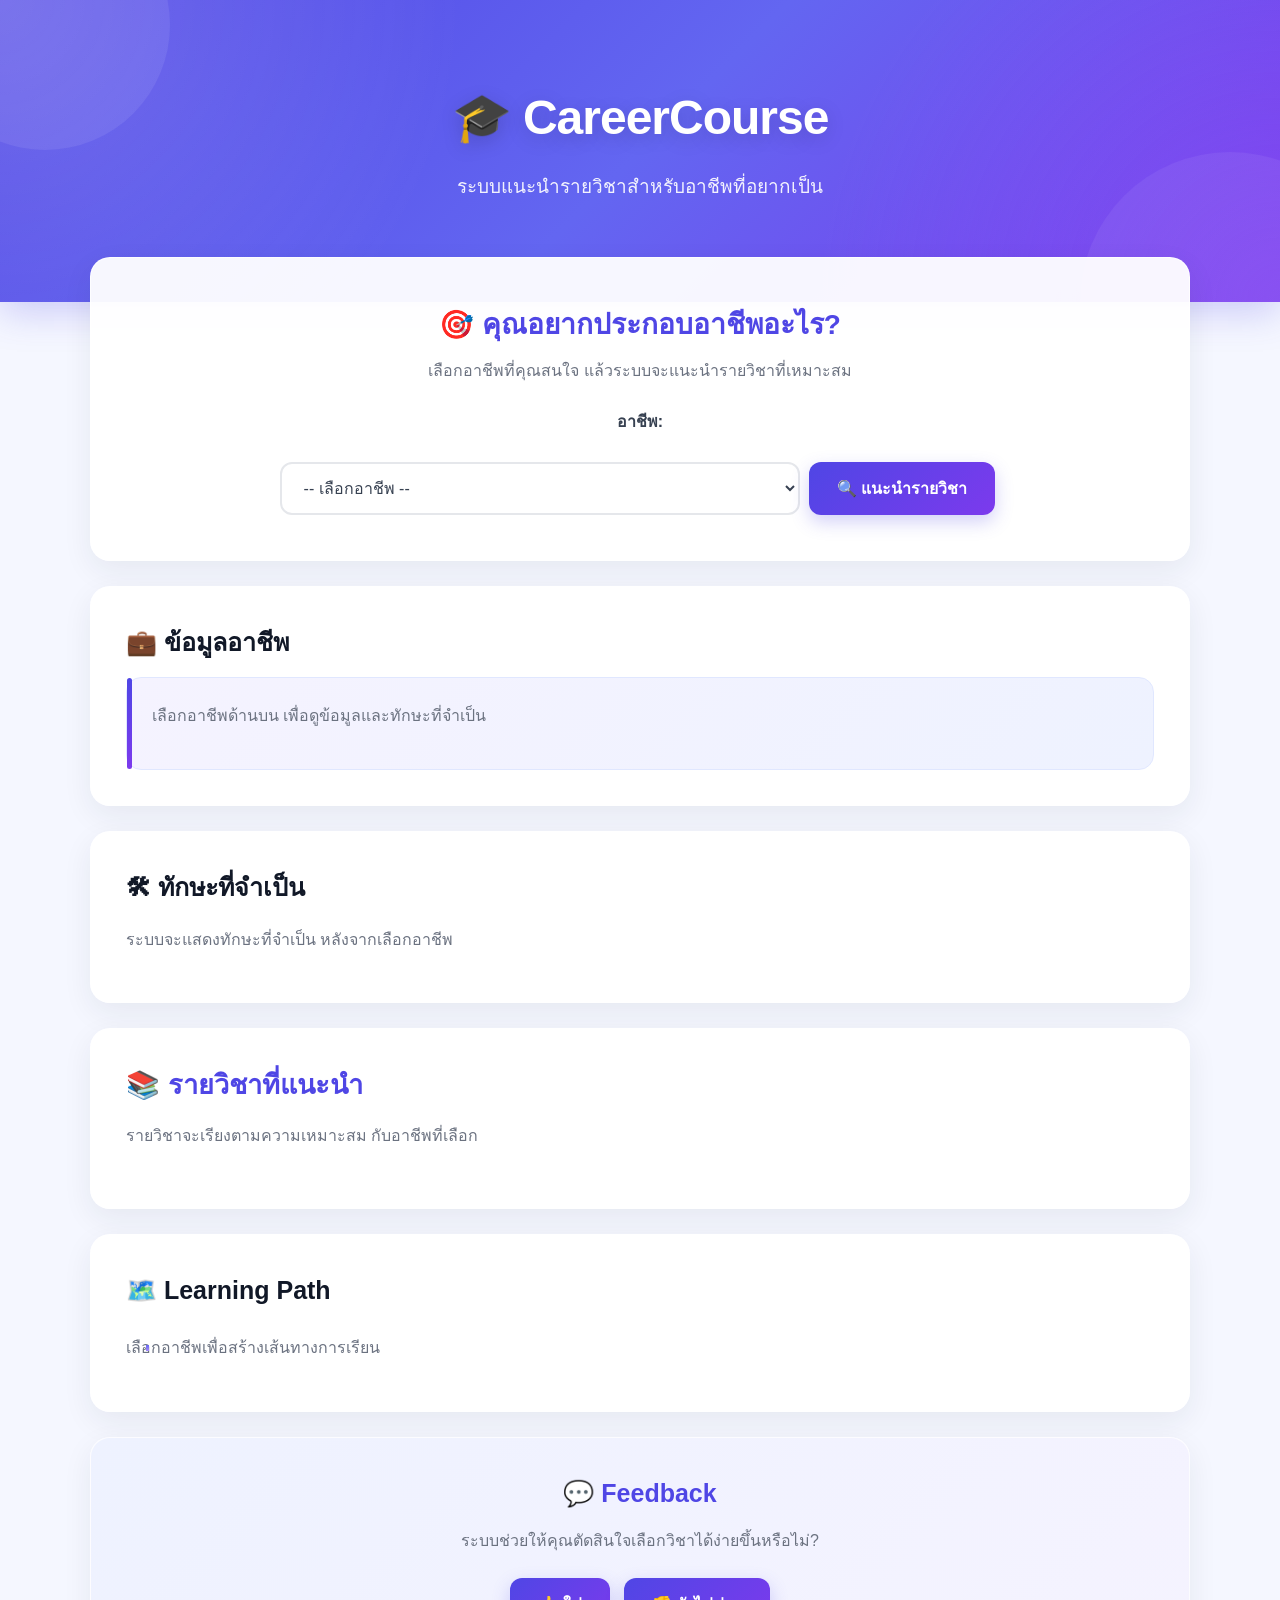
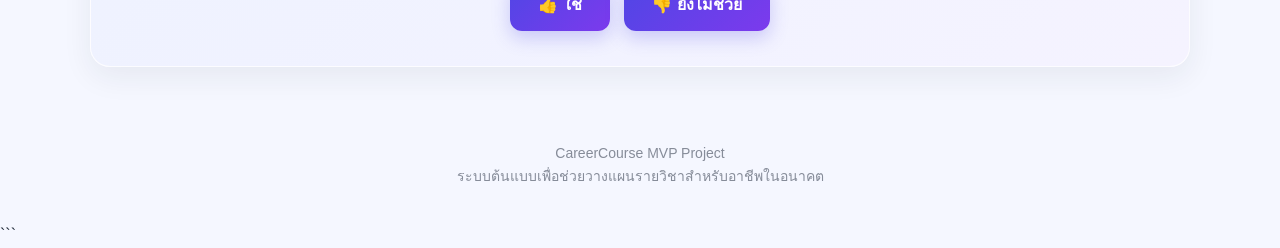
<file: index.html>
<!DOCTYPE html>
<html lang="th">

<head>
    <meta charset="UTF-8">
    <meta name="viewport" content="width=device-width, initial-scale=1.0">

    <title>CareerCourse</title>

    <link rel="stylesheet" href="style.css">
</head>

<body>

    <!-- Header -->
    <header>
        <h1>🎓 CareerCourse</h1>
        <p>ระบบแนะนำรายวิชาสำหรับอาชีพที่อยากเป็น</p>
    </header>


    <!-- Main -->
    <main>

        <!-- เลือกอาชีพ -->
        <section id="career-selection">

            <h2>🎯 คุณอยากประกอบอาชีพอะไร?</h2>

            <p>
                เลือกอาชีพที่คุณสนใจ
                แล้วระบบจะแนะนำรายวิชาที่เหมาะสม
            </p>

            <form id="career-form">

                <label for="career">
                    อาชีพ:
                </label>

                <select id="career" name="career">

                    <option value="">
                        -- เลือกอาชีพ --
                    </option>

                    <option value="software-engineer">
                        Software Engineer
                    </option>

                    <option value="data-scientist">
                        Data Scientist
                    </option>

                    <option value="graphic-designer">
                        Graphic Designer
                    </option>

                    <option value="digital-marketer">
                        Digital Marketer
                    </option>

                </select>

                <button type="button" onclick="recommendCourses()">
                    🔍 แนะนำรายวิชา
                </button>

            </form>

        </section>


        <!-- ข้อมูลอาชีพ -->
        <section id="career-info">

            <h2>💼 ข้อมูลอาชีพ</h2>

            <div id="career-description">

                <p>
                    เลือกอาชีพด้านบน
                    เพื่อดูข้อมูลและทักษะที่จำเป็น
                </p>

            </div>

        </section>


        <!-- ทักษะที่ต้องการ -->
        <section id="career-skills">

            <h2>🛠 ทักษะที่จำเป็น</h2>

            <div id="skill-list">

                <p>
                    ระบบจะแสดงทักษะที่จำเป็น
                    หลังจากเลือกอาชีพ
                </p>

            </div>

        </section>


        <!-- รายวิชาที่แนะนำ -->
        <section id="course-recommendations">

            <h2>📚 รายวิชาที่แนะนำ</h2>

            <p>
                รายวิชาจะเรียงตามความเหมาะสม
                กับอาชีพที่เลือก
            </p>

            <div id="course-list">

                <!-- JavaScript จะแสดงรายวิชาตรงนี้ -->

            </div>

        </section>


        <!-- Learning Path -->
        <section id="learning-path">

            <h2>🗺️ Learning Path</h2>

            <div id="path-list">

                <p>
                    เลือกอาชีพเพื่อสร้างเส้นทางการเรียน
                </p>

            </div>

        </section>


        <!-- Feedback -->
        <section id="feedback">

            <h2>💬 Feedback</h2>

            <p>
                ระบบช่วยให้คุณตัดสินใจเลือกวิชาได้ง่ายขึ้นหรือไม่?
            </p>

            <button type="button">
                👍 ใช่
            </button>

            <button type="button">
                👎 ยังไม่ช่วย
            </button>

        </section>

    </main>


    <!-- Footer -->
    <footer>

        <p>
            CareerCourse MVP Project
        </p>

        <p>
            ระบบต้นแบบเพื่อช่วยวางแผนรายวิชาสำหรับอาชีพในอนาคต
        </p>

    </footer>


    <!-- JavaScript -->
    <script src="script.js"></script>

</body>

</html>
```
</file>
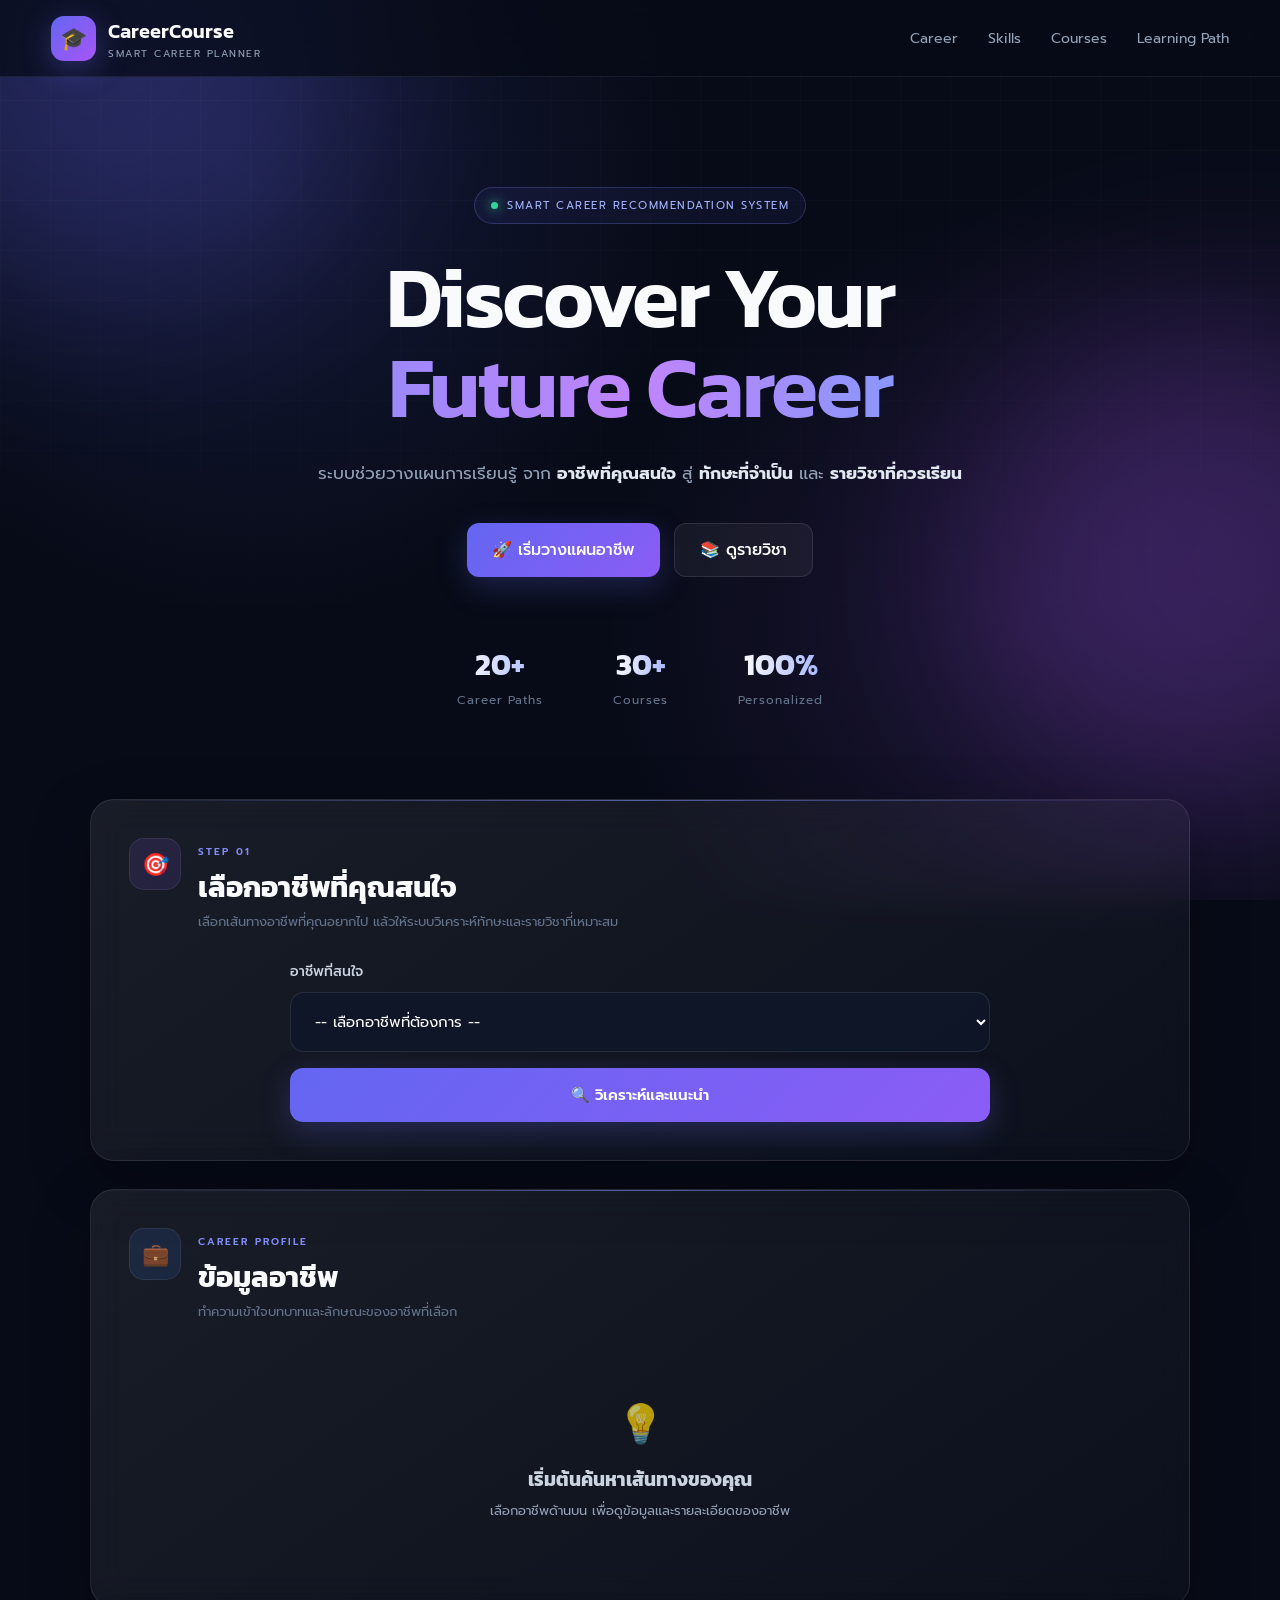
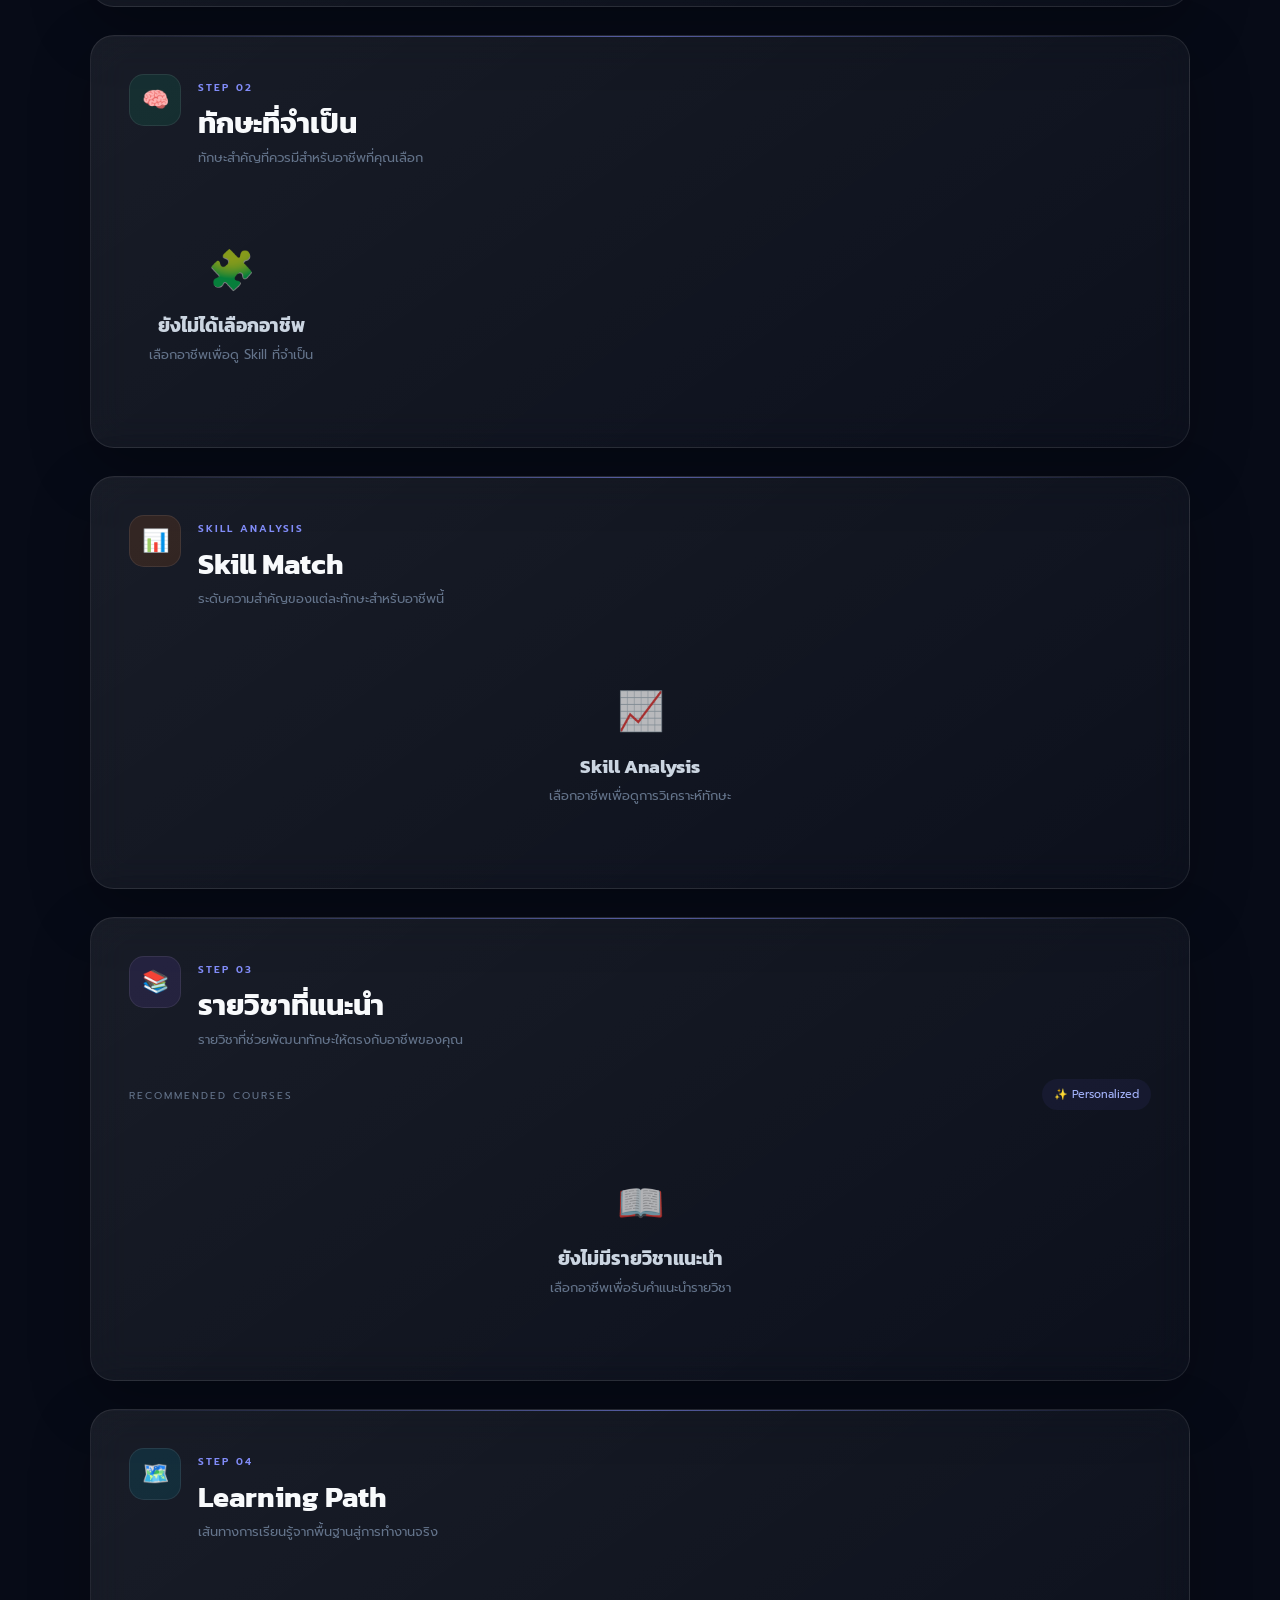
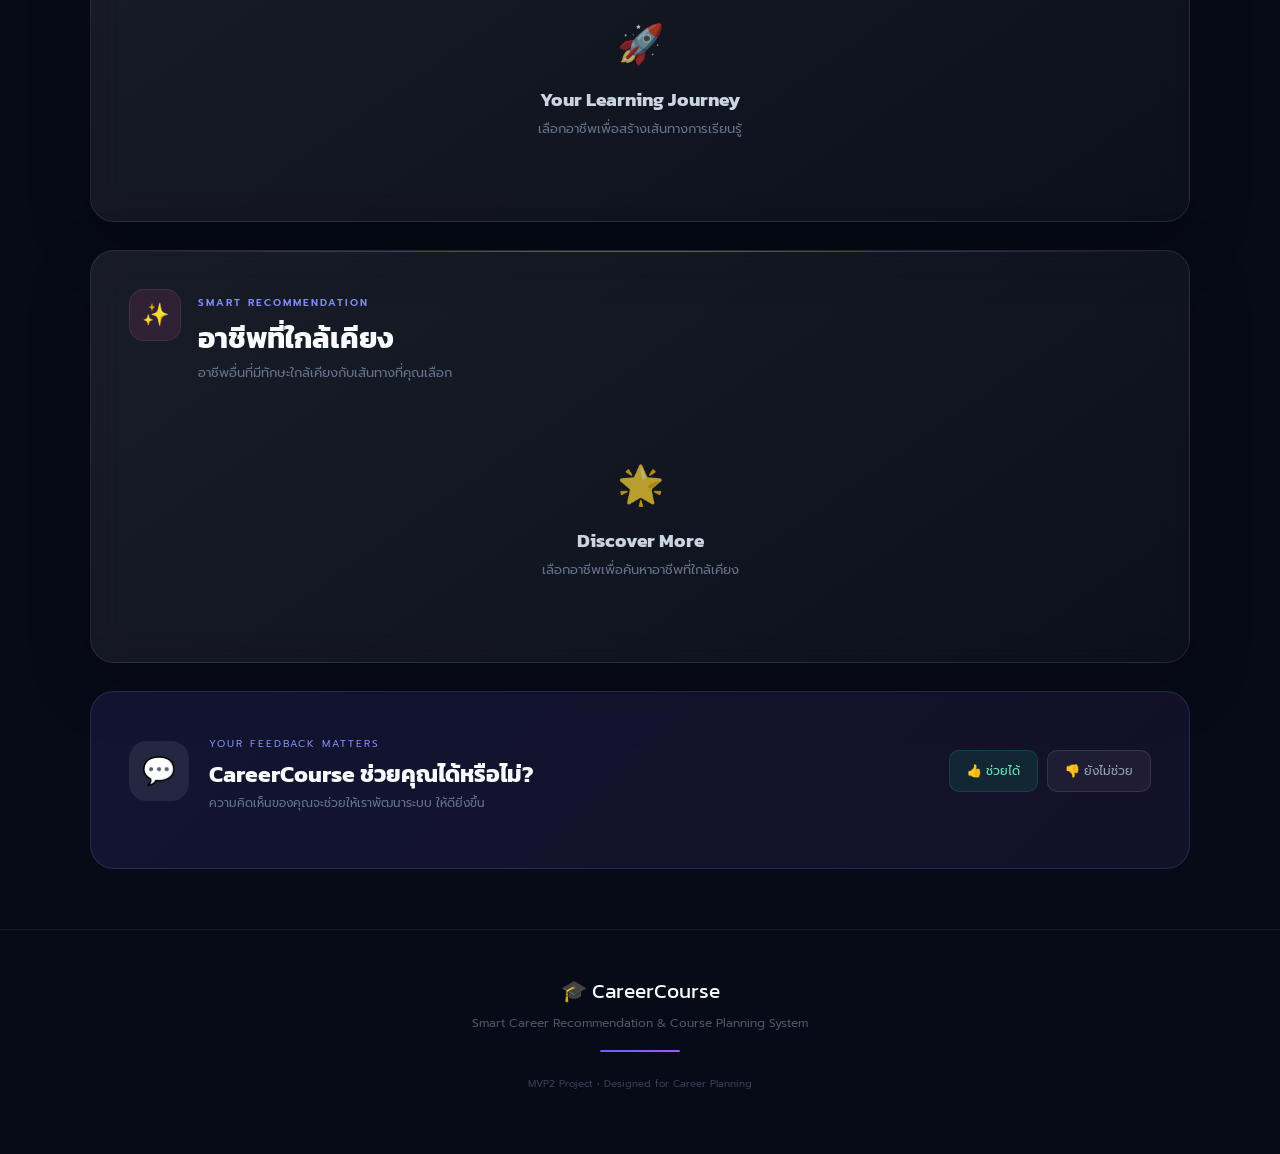
<file: MVP/index.html>
<!DOCTYPE html>
<html lang="th">

<head>
    <meta charset="UTF-8">
    <meta name="viewport" content="width=device-width, initial-scale=1.0">

    <title>CareerCourse | Smart Career Planner</title>

    <link rel="preconnect" href="https://fonts.googleapis.com">
    <link rel="preconnect" href="https://fonts.gstatic.com" crossorigin>

    <link
        href="https://fonts.googleapis.com/css2?family=Kanit:wght@300;400;500;600;700&family=Prompt:wght@300;400;500;600;700&display=swap"
        rel="stylesheet">

    <link rel="stylesheet" href="style.css">
</head>

<body>

    <!-- ==========================================
         BACKGROUND EFFECT
    =========================================== -->

    <div class="background">
        <div class="glow glow-1"></div>
        <div class="glow glow-2"></div>
        <div class="grid-bg"></div>
    </div>


    <!-- ==========================================
         NAVBAR
    =========================================== -->

    <nav class="navbar">

        <div class="nav-container">

            <div class="logo">
                <div class="logo-icon">🎓</div>

                <div>
                    <div class="logo-title">CareerCourse</div>
                    <div class="logo-subtitle">Smart Career Planner</div>
                </div>
            </div>

            <div class="nav-links">
                <a href="#career-selection">Career</a>
                <a href="#career-skills">Skills</a>
                <a href="#course-recommendations">Courses</a>
                <a href="#learning-path">Learning Path</a>
            </div>

        </div>

    </nav>


    <!-- ==========================================
         HERO
    =========================================== -->

    <header class="hero">

        <div class="hero-container">

            <div class="hero-badge">
                <span class="pulse"></span>
                SMART CAREER RECOMMENDATION SYSTEM
            </div>

            <h1>
                Discover Your
                <span>Future Career</span>
            </h1>

            <p class="hero-description">
                ระบบช่วยวางแผนการเรียนรู้
                จาก <strong>อาชีพที่คุณสนใจ</strong>
                สู่ <strong>ทักษะที่จำเป็น</strong>
                และ <strong>รายวิชาที่ควรเรียน</strong>
            </p>

            <div class="hero-actions">

                <a href="#career-selection" class="hero-button">
                    🚀 เริ่มวางแผนอาชีพ
                </a>

                <a href="#course-recommendations" class="hero-button secondary">
                    📚 ดูรายวิชา
                </a>

            </div>


            <!-- HERO STATS -->

            <div class="hero-stats">

                <div class="stat">
                    <strong>20+</strong>
                    <span>Career Paths</span>
                </div>

                <div class="stat">
                    <strong>30+</strong>
                    <span>Courses</span>
                </div>

                <div class="stat">
                    <strong>100%</strong>
                    <span>Personalized</span>
                </div>

            </div>

        </div>

    </header>

    <main>


        <!-- ==========================================
             CAREER SELECTION
        =========================================== -->

        <section id="career-selection" class="glass-section">

            <div class="section-heading">

                <div class="section-icon purple">
                    🎯
                </div>

                <div>
                    <span class="section-label">STEP 01</span>
                    <h2>เลือกอาชีพที่คุณสนใจ</h2>
                    <p>
                        เลือกเส้นทางอาชีพที่คุณอยากไป
                        แล้วให้ระบบวิเคราะห์ทักษะและรายวิชาที่เหมาะสม
                    </p>
                </div>

            </div>


            <form id="career-form">

                <label for="career">
                    อาชีพที่สนใจ
                </label>

                <div class="select-wrapper">

                    <select id="career" name="career">

                        <option value="">
                            -- เลือกอาชีพที่ต้องการ --
                        </option>

                        <option value="software-engineer">
                            Software Engineer
                        </option>

                        <option value="web-developer">
                            Web Developer
                        </option>

                        <option value="mobile-developer">
                            Mobile Developer
                        </option>

                        <option value="game-developer">
                            Game Developer
                        </option>

                        <option value="data-analyst">
                            Data Analyst
                        </option>

                        <option value="data-scientist">
                            Data Scientist
                        </option>

                        <option value="ai-engineer">
                            AI Engineer
                        </option>

                        <option value="machine-learning-engineer">
                            Machine Learning Engineer
                        </option>

                        <option value="database-administrator">
                            Database Administrator
                        </option>

                        <option value="system-analyst">
                            System Analyst
                        </option>

                        <option value="software-architect">
                            Software Architect
                        </option>

                        <option value="network-engineer">
                            Network Engineer
                        </option>

                        <option value="cybersecurity-analyst">
                            Cybersecurity Analyst
                        </option>

                        <option value="cloud-engineer">
                            Cloud Engineer
                        </option>

                        <option value="devops-engineer">
                            DevOps Engineer
                        </option>

                        <option value="graphic-designer">
                            Graphic Designer
                        </option>

                        <option value="ux-ui-designer">
                            UX/UI Designer
                        </option>

                        <option value="digital-marketer">
                            Digital Marketer
                        </option>

                        <option value="business-analyst">
                            Business Analyst
                        </option>

                        <option value="it-project-manager">
                            IT Project Manager
                        </option>

                    </select>

                </div>


                <button
                    type="button"
                    class="primary-button"
                    onclick="recommendCourses()"
                >
                    <span>🔍</span>
                    วิเคราะห์และแนะนำ
                </button>

            </form>

        </section>


        <!-- ==========================================
             CAREER INFO
        =========================================== -->

        <section id="career-info" class="glass-section">

            <div class="section-heading">

                <div class="section-icon blue">
                    💼
                </div>

                <div>
                    <span class="section-label">CAREER PROFILE</span>
                    <h2>ข้อมูลอาชีพ</h2>
                    <p>
                        ทำความเข้าใจบทบาทและลักษณะของอาชีพที่เลือก
                    </p>
                </div>

            </div>


            <div id="career-description" class="career-description">

                <div class="empty-state">
                    <div class="empty-icon">💡</div>

                    <h3>เริ่มต้นค้นหาเส้นทางของคุณ</h3>

                    <p>
                        เลือกอาชีพด้านบน
                        เพื่อดูข้อมูลและรายละเอียดของอาชีพ
                    </p>
                </div>

            </div>

        </section>


        <!-- ==========================================
             SKILLS
        =========================================== -->

        <section id="career-skills" class="glass-section">

            <div class="section-heading">

                <div class="section-icon green">
                    🧠
                </div>

                <div>
                    <span class="section-label">STEP 02</span>
                    <h2>ทักษะที่จำเป็น</h2>
                    <p>
                        ทักษะสำคัญที่ควรมีสำหรับอาชีพที่คุณเลือก
                    </p>
                </div>

            </div>


            <div id="skill-list" class="skill-list">

                <div class="empty-state">
                    <div class="empty-icon">🧩</div>

                    <h3>ยังไม่ได้เลือกอาชีพ</h3>

                    <p>
                        เลือกอาชีพเพื่อดู Skill ที่จำเป็น
                    </p>
                </div>

            </div>

        </section>


        <!-- ==========================================
             SKILL MATCH
        =========================================== -->

        <section id="skill-match" class="glass-section">

            <div class="section-heading">

                <div class="section-icon orange">
                    📊
                </div>

                <div>
                    <span class="section-label">SKILL ANALYSIS</span>
                    <h2>Skill Match</h2>
                    <p>
                        ระดับความสำคัญของแต่ละทักษะสำหรับอาชีพนี้
                    </p>
                </div>

            </div>


            <div id="skill-match-list">

                <div class="empty-state">
                    <div class="empty-icon">📈</div>

                    <h3>Skill Analysis</h3>

                    <p>
                        เลือกอาชีพเพื่อดูการวิเคราะห์ทักษะ
                    </p>
                </div>

            </div>

        </section>


        <!-- ==========================================
             COURSES
        =========================================== -->

        <section id="course-recommendations" class="glass-section">

            <div class="section-heading">

                <div class="section-icon purple">
                    📚
                </div>

                <div>
                    <span class="section-label">STEP 03</span>
                    <h2>รายวิชาที่แนะนำ</h2>
                    <p>
                        รายวิชาที่ช่วยพัฒนาทักษะให้ตรงกับอาชีพของคุณ
                    </p>
                </div>

            </div>


            <div class="course-header">

                <div>
                    <span class="result-label">
                        RECOMMENDED COURSES
                    </span>
                </div>

                <div class="course-count">
                    ✨ Personalized
                </div>

            </div>


            <div id="course-list" class="course-list">

                <div class="empty-state">
                    <div class="empty-icon">📖</div>

                    <h3>ยังไม่มีรายวิชาแนะนำ</h3>

                    <p>
                        เลือกอาชีพเพื่อรับคำแนะนำรายวิชา
                    </p>
                </div>

            </div>

        </section>


        <!-- ==========================================
             LEARNING PATH
        =========================================== -->

        <section id="learning-path" class="glass-section">

            <div class="section-heading">

                <div class="section-icon cyan">
                    🗺️
                </div>

                <div>
                    <span class="section-label">STEP 04</span>
                    <h2>Learning Path</h2>
                    <p>
                        เส้นทางการเรียนรู้จากพื้นฐานสู่การทำงานจริง
                    </p>
                </div>

            </div>


            <div id="path-list">

                <div class="empty-state">
                    <div class="empty-icon">🚀</div>

                    <h3>Your Learning Journey</h3>

                    <p>
                        เลือกอาชีพเพื่อสร้างเส้นทางการเรียนรู้
                    </p>
                </div>

            </div>

        </section>


        <!-- ==========================================
             CAREER RECOMMENDATION
        =========================================== -->

        <section id="career-recommendation" class="glass-section">

            <div class="section-heading">

                <div class="section-icon pink">
                    ✨
                </div>

                <div>
                    <span class="section-label">SMART RECOMMENDATION</span>
                    <h2>อาชีพที่ใกล้เคียง</h2>
                    <p>
                        อาชีพอื่นที่มีทักษะใกล้เคียงกับเส้นทางที่คุณเลือก
                    </p>
                </div>

            </div>


            <div id="career-recommendation-list">

                <div class="empty-state">
                    <div class="empty-icon">🌟</div>

                    <h3>Discover More</h3>

                    <p>
                        เลือกอาชีพเพื่อค้นหาอาชีพที่ใกล้เคียง
                    </p>
                </div>

            </div>

        </section>


        <!-- ==========================================
             FEEDBACK
        =========================================== -->

        <section id="feedback" class="feedback-section">

            <div class="feedback-content">

                <div class="feedback-icon">
                    💬
                </div>

                <div class="feedback-text">

                    <span>YOUR FEEDBACK MATTERS</span>

                    <h2>
                        CareerCourse ช่วยคุณได้หรือไม่?
                    </h2>

                    <p>
                        ความคิดเห็นของคุณจะช่วยให้เราพัฒนาระบบ
                        ให้ดียิ่งขึ้น
                    </p>

                </div>


                <div class="feedback-buttons">

                    <button
                        type="button"
                        class="feedback-btn yes"
                        onclick="sendFeedback('yes')"
                    >
                        👍 ช่วยได้
                    </button>

                    <button
                        type="button"
                        class="feedback-btn no"
                        onclick="sendFeedback('no')"
                    >
                        👎 ยังไม่ช่วย
                    </button>

                </div>

            </div>


            <div id="feedback-result"></div>

        </section>

    </main>


    <!-- ==========================================
         FOOTER
    =========================================== -->

    <footer>

        <div class="footer-logo">
            🎓 CareerCourse
        </div>

        <p>
            Smart Career Recommendation & Course Planning System
        </p>

        <div class="footer-line"></div>

        <small>
            MVP2 Project • Designed for Career Planning
        </small>

    </footer>


    <script src="script.js"></script>

</body>

</html>
</file>
<file: style.css>
/* =========================
   RESET
========================= */

* {
    box-sizing: border-box;
    margin: 0;
    padding: 0;
}

html {
    scroll-behavior: smooth;
}

body {
    font-family: "Segoe UI", Arial, sans-serif;
    background: #f5f7ff;
    color: #1f2937;
    line-height: 1.6;
}


/* =========================
   HEADER / HERO
========================= */

header {
    position: relative;
    overflow: hidden;

    background:
        radial-gradient(circle at top left, rgba(255,255,255,0.18), transparent 35%),
        radial-gradient(circle at bottom right, rgba(139,92,246,0.35), transparent 35%),
        linear-gradient(135deg, #4f46e5, #6366f1, #7c3aed);

    color: white;
    text-align: center;

    padding: 80px 20px 100px;

    box-shadow: 0 10px 35px rgba(79, 70, 229, 0.25);
}

header::before {
    content: "";
    position: absolute;

    width: 250px;
    height: 250px;

    background: rgba(255,255,255,0.08);
    border-radius: 50%;

    top: -100px;
    left: -80px;
}

header::after {
    content: "";
    position: absolute;

    width: 300px;
    height: 300px;

    background: rgba(255,255,255,0.06);
    border-radius: 50%;

    right: -100px;
    bottom: -150px;
}

header h1 {
    position: relative;
    z-index: 1;

    font-size: 48px;
    font-weight: 800;

    letter-spacing: -1px;

    margin-bottom: 15px;

    text-shadow: 0 5px 20px rgba(0,0,0,0.15);
}

header p {
    position: relative;
    z-index: 1;

    font-size: 19px;
    opacity: 0.92;

    max-width: 650px;
    margin: auto;
}


/* =========================
   MAIN
========================= */

main {
    width: 90%;
    max-width: 1100px;

    margin: -45px auto 40px;

    position: relative;
    z-index: 2;
}


/* =========================
   SECTION
========================= */

section {
    background: rgba(255,255,255,0.95);

    padding: 35px;

    margin-bottom: 25px;

    border-radius: 20px;

    border: 1px solid rgba(255,255,255,0.8);

    box-shadow:
        0 10px 30px rgba(31,41,55,0.07);

    transition: 0.3s ease;
}

section:hover {
    transform: translateY(-3px);

    box-shadow:
        0 15px 40px rgba(31,41,55,0.1);
}

section h2 {
    font-size: 25px;

    margin-bottom: 15px;

    color: #111827;
}

section p {
    margin-bottom: 15px;

    color: #6b7280;
}


/* =========================
   CAREER SELECTION
========================= */

#career-selection {
    text-align: center;

    padding: 45px 35px;
}

#career-selection h2 {
    color: #4f46e5;

    font-size: 28px;

    margin-bottom: 10px;
}

#career-selection p {
    max-width: 650px;
    margin: 0 auto 20px;
}

#career-form {
    margin-top: 25px;
}


/* =========================
   LABEL
========================= */

label {
    display: block;

    margin-bottom: 10px;

    font-weight: 600;

    color: #374151;
}


/* =========================
   SELECT
========================= */

select {
    width: 70%;
    max-width: 520px;

    padding: 15px 18px;

    border: 2px solid #e5e7eb;

    border-radius: 12px;

    font-size: 16px;

    color: #374151;

    background: white;

    cursor: pointer;

    outline: none;

    transition: 0.25s;
}

select:hover {
    border-color: #a5b4fc;
}

select:focus {
    border-color: #6366f1;

    box-shadow:
        0 0 0 4px rgba(99,102,241,0.12);
}


/* =========================
   BUTTON
========================= */

button {
    display: inline-block;

    margin: 18px 5px 0;

    padding: 14px 28px;

    border: none;

    border-radius: 12px;

    background: linear-gradient(
        135deg,
        #4f46e5,
        #7c3aed
    );

    color: white;

    font-size: 16px;

    font-weight: 600;

    cursor: pointer;

    box-shadow:
        0 7px 18px rgba(79,70,229,0.25);

    transition: all 0.25s ease;
}

button:hover {
    transform: translateY(-3px);

    box-shadow:
        0 12px 25px rgba(79,70,229,0.35);
}

button:active {
    transform: translateY(0);
}


/* =========================
   CAREER INFORMATION
========================= */

#career-description {
    background:
        linear-gradient(
            135deg,
            #f5f3ff,
            #eef2ff
        );

    padding: 25px;

    border-radius: 15px;

    border: 1px solid #e0e7ff;

    position: relative;
}

#career-description::before {
    content: "";

    position: absolute;

    left: 0;
    top: 0;

    width: 5px;
    height: 100%;

    border-radius: 5px;

    background: linear-gradient(
        #4f46e5,
        #7c3aed
    );
}


/* =========================
   SKILLS
========================= */

#skill-list {
    display: flex;

    flex-wrap: wrap;

    gap: 12px;

    margin-top: 20px;
}

.skill-item {
    display: inline-flex;

    align-items: center;

    background: #eef2ff;

    color: #4338ca;

    padding: 9px 17px;

    border-radius: 50px;

    border: 1px solid #e0e7ff;

    font-size: 14px;

    font-weight: 600;

    transition: 0.25s;
}

.skill-item:hover {
    background: #4f46e5;

    color: white;

    transform: translateY(-2px);

    box-shadow:
        0 5px 15px rgba(79,70,229,0.2);
}


/* =========================
   COURSE RECOMMENDATIONS
========================= */

#course-recommendations h2 {
    color: #4f46e5;

    font-size: 27px;
}

#course-list {
    margin-top: 25px;

    display: grid;

    grid-template-columns: repeat(
        auto-fit,
        minmax(280px, 1fr)
    );

    gap: 20px;
}


/* =========================
   COURSE CARD
========================= */

.course-card {
    position: relative;

    background: white;

    padding: 25px;

    margin-bottom: 0;

    border-radius: 16px;

    border: 1px solid #e5e7eb;

    border-left: 5px solid #6366f1;

    box-shadow:
        0 5px 15px rgba(0,0,0,0.05);

    transition: 0.3s ease;
}

.course-card:hover {
    transform: translateY(-6px);

    border-color: #c7d2fe;

    box-shadow:
        0 15px 30px rgba(79,70,229,0.12);
}

.course-card h3 {
    color: #4f46e5;

    font-size: 19px;

    margin-bottom: 12px;
}

.course-card p {
    font-size: 14px;

    margin-bottom: 8px;

    color: #6b7280;
}


/* =========================
   SCORE
========================= */

.score {
    display: inline-block;

    margin-top: 8px;

    padding: 5px 10px;

    border-radius: 8px;

    background: #ecfdf5;

    color: #059669;

    font-size: 14px;
}


/* =========================
   SKILL
========================= */

.skill {
    color: #555;

    font-weight: 500;
}


/* =========================
   REASON
========================= */

.reason {
    margin-top: 17px;

    padding: 15px;

    background: #f9fafb;

    border-radius: 10px;

    border: 1px solid #f0f0f0;

    font-size: 14px;
}


/* =========================
   LEARNING PATH
========================= */

#path-list {
    margin-top: 25px;

    position: relative;
}

#path-list::before {
    content: "";

    position: absolute;

    left: 20px;

    top: 10px;
    bottom: 10px;

    width: 3px;

    background: linear-gradient(
        #6366f1,
        #a78bfa
    );
}


/* =========================
   PATH ITEM
========================= */

.path-item {
    position: relative;

    padding: 20px 20px 20px 60px;

    margin-bottom: 15px;

    background: #fafaff;

    border-radius: 14px;

    border: 1px solid #e5e7eb;

    transition: 0.25s;
}

.path-item:hover {
    transform: translateX(5px);

    background: #f5f3ff;

    border-color: #c7d2fe;
}


/* =========================
   PATH NUMBER
========================= */

.path-number {
    position: absolute;

    left: 0;
    top: 50%;

    transform: translateY(-50%);

    width: 42px;
    height: 42px;

    display: flex;

    align-items: center;
    justify-content: center;

    background: linear-gradient(
        135deg,
        #4f46e5,
        #7c3aed
    );

    color: white;

    border-radius: 50%;

    font-weight: 700;

    border: 4px solid white;

    box-shadow:
        0 5px 12px rgba(79,70,229,0.25);
}


/* =========================
   FEEDBACK
========================= */

#feedback {
    text-align: center;

    background:
        linear-gradient(
            135deg,
            #eef2ff,
            #f5f3ff
        );
}

#feedback h2 {
    color: #4f46e5;
}

#feedback button {
    margin-top: 10px;
}


/* =========================
   FOOTER
========================= */

footer {
    text-align: center;

    padding: 35px 20px;

    color: #6b7280;

    font-size: 14px;
}

footer p {
    opacity: 0.8;
}


/* =========================
   ANIMATION
========================= */

@keyframes fadeUp {
    from {
        opacity: 0;
        transform: translateY(20px);
    }

    to {
        opacity: 1;
        transform: translateY(0);
    }
}

section {
    animation: fadeUp 0.6s ease both;
}


/* =========================
   RESPONSIVE
========================= */

@media (max-width: 768px) {

    header {
        padding: 60px 20px 80px;
    }

    header h1 {
        font-size: 36px;
    }

    header p {
        font-size: 16px;
    }

    main {
        width: 94%;

        margin-top: -35px;
    }

    section {
        padding: 25px 20px;

        border-radius: 16px;
    }

    select {
        width: 100%;
    }

    #course-list {
        grid-template-columns: 1fr;
    }

    #path-list::before {
        left: 19px;
    }
}


/* =========================
   MOBILE
========================= */

@media (max-width: 500px) {

    header h1 {
        font-size: 30px;
    }

    header p {
        font-size: 15px;
    }

    #career-selection {
        padding: 30px 20px;
    }

    section h2 {
        font-size: 22px;
    }

    button {
        width: 100%;

        margin-left: 0;
        margin-right: 0;
    }

    .course-card {
        padding: 20px;
    }

    .path-item {
        padding-left: 55px;
    }
}
</file>
<file: MVP/style.css>
/* ==========================================
   CAREERCOURSE MVP2
   PREMIUM UI
========================================== */

* {
    margin: 0;
    padding: 0;
    box-sizing: border-box;
}

html {
    scroll-behavior: smooth;
}

body {
    font-family: "Prompt", sans-serif;
    background: #070b17;
    color: #f8fafc;
    min-height: 100vh;
    overflow-x: hidden;
}


/* ==========================================
   BACKGROUND
========================================== */

.background {
    position: fixed;
    inset: 0;
    z-index: -10;
    overflow: hidden;
    background:
        radial-gradient(
            circle at 20% 20%,
            rgba(99, 102, 241, 0.15),
            transparent 35%
        ),
        radial-gradient(
            circle at 80% 70%,
            rgba(168, 85, 247, 0.12),
            transparent 35%
        ),
        #070b17;
}

.grid-bg {
    position: absolute;
    inset: 0;

    background-image:
        linear-gradient(
            rgba(255,255,255,0.025) 1px,
            transparent 1px
        ),
        linear-gradient(
            90deg,
            rgba(255,255,255,0.025) 1px,
            transparent 1px
        );

    background-size: 50px 50px;

    mask-image: linear-gradient(
        to bottom,
        black,
        transparent 90%
    );
}

.glow {
    position: absolute;
    width: 500px;
    height: 500px;
    border-radius: 50%;
    filter: blur(100px);
    opacity: 0.25;
}

.glow-1 {
    background: #6366f1;
    top: -200px;
    left: -150px;
}

.glow-2 {
    background: #a855f7;
    right: -200px;
    bottom: 10%;
}


/* ==========================================
   NAVBAR
========================================== */

.navbar {
    position: sticky;
    top: 0;
    z-index: 100;

    background: rgba(7, 11, 23, 0.75);

    backdrop-filter: blur(20px);

    border-bottom: 1px solid
        rgba(255,255,255,0.08);
}

.nav-container {
    width: min(1180px, 92%);
    margin: auto;

    height: 76px;

    display: flex;
    align-items: center;
    justify-content: space-between;
}

.logo {
    display: flex;
    align-items: center;
    gap: 12px;
}

.logo-icon {
    width: 45px;
    height: 45px;

    display: flex;
    align-items: center;
    justify-content: center;

    border-radius: 13px;

    background:
        linear-gradient(
            135deg,
            #6366f1,
            #a855f7
        );

    box-shadow:
        0 8px 30px
        rgba(99,102,241,0.35);

    font-size: 22px;
}

.logo-title {
    font-family: "Kanit", sans-serif;
    font-size: 20px;
    font-weight: 600;
}

.logo-subtitle {
    color: #94a3b8;
    font-size: 10px;
    letter-spacing: 1.5px;
    text-transform: uppercase;
}

.nav-links {
    display: flex;
    gap: 30px;
}

.nav-links a {
    color: #94a3b8;
    text-decoration: none;
    font-size: 14px;

    transition: 0.25s ease;
}

.nav-links a:hover {
    color: white;
}


/* ==========================================
   HERO
========================================== */

.hero {
    padding: 110px 20px 90px;
    text-align: center;
}

.hero-container {
    width: min(900px, 100%);
    margin: auto;
}

.hero-badge {
    display: inline-flex;
    align-items: center;
    gap: 9px;

    padding: 9px 16px;

    border: 1px solid
        rgba(129,140,248,0.25);

    background:
        rgba(99,102,241,0.08);

    border-radius: 50px;

    color: #a5b4fc;

    font-size: 11px;
    letter-spacing: 1.5px;

    margin-bottom: 28px;
}

.pulse {
    width: 7px;
    height: 7px;

    background: #34d399;

    border-radius: 50%;

    box-shadow:
        0 0 12px #34d399;
}

.hero h1 {
    font-family: "Kanit", sans-serif;

    font-size: clamp(50px, 8vw, 86px);

    line-height: 1.05;

    font-weight: 600;

    letter-spacing: -2px;
}

.hero h1 span {
    display: block;

    background:
        linear-gradient(
            90deg,
            #818cf8,
            #c084fc,
            #60a5fa
        );

    -webkit-background-clip: text;
    -webkit-text-fill-color: transparent;
}

.hero-description {
    max-width: 650px;

    margin: 25px auto 35px;

    color: #94a3b8;

    font-size: 17px;

    line-height: 1.8;
}

.hero-description strong {
    color: #e2e8f0;
}

.hero-actions {
    display: flex;
    justify-content: center;
    gap: 14px;
    flex-wrap: wrap;
}

.hero-button {
    display: inline-flex;
    align-items: center;
    justify-content: center;

    padding: 14px 25px;

    border-radius: 12px;

    text-decoration: none;

    color: white;

    font-weight: 500;

    background:
        linear-gradient(
            135deg,
            #6366f1,
            #8b5cf6
        );

    box-shadow:
        0 10px 30px
        rgba(99,102,241,0.25);

    transition: 0.3s ease;
}

.hero-button:hover {
    transform: translateY(-3px);

    box-shadow:
        0 15px 40px
        rgba(99,102,241,0.4);
}

.hero-button.secondary {
    background:
        rgba(255,255,255,0.05);

    border:
        1px solid rgba(255,255,255,0.1);

    box-shadow: none;
}

.hero-stats {
    display: flex;
    justify-content: center;

    gap: 70px;

    margin-top: 65px;
}

.stat {
    display: flex;
    flex-direction: column;
    gap: 4px;
}

.stat strong {
    font-family: "Kanit", sans-serif;

    font-size: 30px;

    background:
        linear-gradient(
            90deg,
            #fff,
            #a5b4fc
        );

    -webkit-background-clip: text;
    -webkit-text-fill-color: transparent;
}

.stat span {
    color: #64748b;
    font-size: 12px;
    letter-spacing: 1px;
}


/* ==========================================
   MAIN
========================================== */

main {
    width: min(1100px, 92%);
    margin: auto;
}


/* ==========================================
   GLASS SECTION
========================================== */

.glass-section {
    position: relative;

    margin-bottom: 28px;

    padding: 38px;

    border-radius: 24px;

    background:
        linear-gradient(
            145deg,
            rgba(255,255,255,0.075),
            rgba(255,255,255,0.025)
        );

    border:
        1px solid rgba(255,255,255,0.09);

    backdrop-filter: blur(18px);

    box-shadow:
        0 20px 60px
        rgba(0,0,0,0.25);

    overflow: hidden;
}

.glass-section::before {
    content: "";

    position: absolute;

    top: 0;
    left: 0;

    width: 100%;
    height: 1px;

    background:
        linear-gradient(
            90deg,
            transparent,
            rgba(129,140,248,0.6),
            transparent
        );
}


/* ==========================================
   SECTION HEADING
========================================== */

.section-heading {
    display: flex;
    align-items: flex-start;

    gap: 17px;

    margin-bottom: 30px;
}

.section-icon {
    min-width: 52px;
    height: 52px;

    display: flex;
    align-items: center;
    justify-content: center;

    border-radius: 15px;

    font-size: 22px;

    background: rgba(255,255,255,0.06);

    border:
        1px solid rgba(255,255,255,0.08);
}

.section-icon.purple {
    background: rgba(139,92,246,0.12);
}

.section-icon.blue {
    background: rgba(59,130,246,0.12);
}

.section-icon.green {
    background: rgba(16,185,129,0.12);
}

.section-icon.orange {
    background: rgba(249,115,22,0.12);
}

.section-icon.cyan {
    background: rgba(6,182,212,0.12);
}

.section-icon.pink {
    background: rgba(236,72,153,0.12);
}

.section-label {
    color: #818cf8;

    font-size: 10px;

    font-weight: 600;

    letter-spacing: 2px;

    text-transform: uppercase;
}

.section-heading h2 {
    font-family: "Kanit", sans-serif;

    font-size: 29px;

    margin: 3px 0 4px;

    color: #f8fafc;
}

.section-heading p {
    color: #64748b;

    font-size: 13px;
}


/* ==========================================
   FORM
========================================== */

#career-form {
    max-width: 700px;
    margin: auto;
}

label {
    display: block;

    margin-bottom: 10px;

    color: #cbd5e1;

    font-size: 14px;

    font-weight: 500;
}

.select-wrapper {
    position: relative;
}

select {
    width: 100%;

    padding: 17px 20px;

    border-radius: 14px;

    border:
        1px solid rgba(255,255,255,0.1);

    background:
        rgba(15,23,42,0.9);

    color: white;

    font-family: inherit;

    font-size: 15px;

    outline: none;

    cursor: pointer;

    transition: 0.25s ease;
}

select:hover,
select:focus {
    border-color: #6366f1;

    box-shadow:
        0 0 0 4px
        rgba(99,102,241,0.1);
}

select option {
    background: #111827;
    color: white;
}

.primary-button {
    width: 100%;

    margin-top: 16px;

    padding: 16px;

    border: none;

    border-radius: 13px;

    background:
        linear-gradient(
            135deg,
            #6366f1,
            #8b5cf6
        );

    color: white;

    font-family: inherit;

    font-size: 15px;

    font-weight: 600;

    cursor: pointer;

    box-shadow:
        0 10px 30px
        rgba(99,102,241,0.25);

    transition: 0.3s ease;
}

.primary-button:hover {
    transform: translateY(-2px);

    box-shadow:
        0 15px 35px
        rgba(99,102,241,0.4);
}


/* ==========================================
   EMPTY STATE
========================================== */

.empty-state {
    text-align: center;

    padding: 45px 20px;

    color: #64748b;
}

.empty-icon {
    font-size: 38px;

    margin-bottom: 12px;

    opacity: 0.7;
}

.empty-state h3 {
    color: #cbd5e1;

    font-family: "Kanit", sans-serif;

    font-size: 19px;

    margin-bottom: 5px;
}

.empty-state p {
    color: #64748b;

    font-size: 13px;
}


/* ==========================================
   CAREER DESCRIPTION
========================================== */

.career-description {
    min-height: 100px;
}

.career-description p {
    color: #94a3b8;
    line-height: 1.8;
}

.career-description strong {
    color: white;
}


/* ==========================================
   SKILL LIST
========================================== */

#skill-list {
    display: flex;

    flex-wrap: wrap;

    gap: 11px;
}

.skill-item {
    padding: 10px 17px;

    border-radius: 50px;

    color: #c4b5fd;

    background:
        rgba(139,92,246,0.1);

    border:
        1px solid rgba(139,92,246,0.2);

    font-size: 13px;

    transition: 0.25s ease;
}

.skill-item:hover {
    background:
        rgba(139,92,246,0.2);

    transform: translateY(-2px);
}


/* ==========================================
   SKILL MATCH
========================================== */

#skill-match-list {
    margin-top: 10px;
}

.skill-bar {
    margin-bottom: 22px;
}

.skill-bar-header {
    display: flex;

    justify-content: space-between;

    align-items: center;

    margin-bottom: 9px;
}

.skill-bar-header strong {
    color: #cbd5e1;

    font-size: 14px;
}

.skill-bar-header span {
    color: #a5b4fc;

    font-weight: 600;

    font-size: 13px;
}

.skill-bar-bg {
    width: 100%;

    height: 9px;

    background:
        rgba(255,255,255,0.07);

    border-radius: 50px;

    overflow: hidden;
}

.skill-bar-fill {
    height: 100%;

    border-radius: 50px;

    background:
        linear-gradient(
            90deg,
            #6366f1,
            #a855f7
        );

    box-shadow:
        0 0 15px
        rgba(139,92,246,0.4);

    transition:
        width 1s ease;
}


/* ==========================================
   COURSE
========================================== */

.course-header {
    display: flex;

    justify-content: space-between;

    align-items: center;

    margin-bottom: 20px;
}

.result-label {
    color: #64748b;

    font-size: 10px;

    letter-spacing: 2px;
}

.course-count {
    color: #a5b4fc;

    padding: 7px 12px;

    border-radius: 50px;

    background:
        rgba(99,102,241,0.08);

    font-size: 11px;
}

#course-list {
    display: grid;

    grid-template-columns:
        repeat(
            auto-fit,
            minmax(270px, 1fr)
        );

    gap: 18px;
}

.course-card {
    position: relative;

    padding: 23px;

    border-radius: 18px;

    background:
        rgba(255,255,255,0.035);

    border:
        1px solid rgba(255,255,255,0.08);

    transition: 0.3s ease;

    animation:
        fadeUp 0.5s ease both;
}

.course-card:hover {
    transform: translateY(-5px);

    background:
        rgba(255,255,255,0.06);

    border-color:
        rgba(129,140,248,0.3);

    box-shadow:
        0 15px 35px
        rgba(0,0,0,0.2);
}

.course-card h3 {
    font-family: "Kanit", sans-serif;

    color: #f1f5f9;

    font-size: 19px;

    margin-bottom: 12px;
}

.course-card p {
    color: #94a3b8;

    font-size: 13px;

    line-height: 1.7;
}

.course-card .score {
    display: inline-block;

    margin-top: 15px;

    padding: 5px 10px;

    border-radius: 50px;

    background:
        rgba(16,185,129,0.1);

    color: #6ee7b7;

    font-size: 11px;

    font-weight: 600;
}


/* ==========================================
   LEARNING PATH
========================================== */

#path-list {
    position: relative;
}

.path-item {
    position: relative;

    display: flex;

    gap: 18px;

    padding: 17px 0 17px 10px;
}

.path-item::before {
    content: "";

    width: 2px;

    position: absolute;

    left: 25px;

    top: 50px;

    bottom: -20px;

    background:
        linear-gradient(
            #6366f1,
            rgba(99,102,241,0.05)
        );
}

.path-item:last-child::before {
    display: none;
}

.path-item-number {
    position: relative;

    z-index: 2;

    min-width: 32px;

    height: 32px;

    display: flex;

    align-items: center;

    justify-content: center;

    border-radius: 50%;

    background:
        linear-gradient(
            135deg,
            #6366f1,
            #8b5cf6
        );

    color: white;

    font-size: 12px;

    font-weight: 700;
}

.path-item h3 {
    color: #e2e8f0;

    font-family: "Kanit", sans-serif;

    font-size: 17px;
}

.path-item p {
    color: #64748b;

    font-size: 12px;

    margin-top: 3px;
}


/* ==========================================
   CAREER RECOMMENDATION
========================================== */

#career-recommendation-list {
    display: grid;

    grid-template-columns:
        repeat(
            auto-fit,
            minmax(280px, 1fr)
        );

    gap: 17px;
}

.recommendation-card {
    display: flex;

    gap: 15px;

    align-items: flex-start;

    padding: 20px;

    border-radius: 17px;

    background:
        rgba(255,255,255,0.035);

    border:
        1px solid rgba(255,255,255,0.08);

    transition: 0.3s ease;
}

.recommendation-card:hover {
    transform: translateY(-4px);

    border-color:
        rgba(168,85,247,0.3);

    background:
        rgba(168,85,247,0.06);
}

.recommendation-number {
    min-width: 42px;

    height: 42px;

    display: flex;

    align-items: center;

    justify-content: center;

    border-radius: 12px;

    background:
        linear-gradient(
            135deg,
            #6366f1,
            #a855f7
        );

    color: white;

    font-weight: 700;
}

.recommendation-card h3 {
    color: #e2e8f0;

    font-family: "Kanit", sans-serif;

    font-size: 17px;

    margin-bottom: 4px;
}

.recommendation-card p {
    color: #64748b;

    font-size: 12px;

    line-height: 1.6;
}


/* ==========================================
   FEEDBACK
========================================== */

.feedback-section {
    position: relative;

    margin-bottom: 60px;

    padding: 38px;

    border-radius: 24px;

    background:
        linear-gradient(
            135deg,
            rgba(99,102,241,0.12),
            rgba(168,85,247,0.08)
        );

    border:
        1px solid rgba(129,140,248,0.18);
}

.feedback-content {
    display: flex;

    align-items: center;

    gap: 20px;
}

.feedback-icon {
    min-width: 60px;

    height: 60px;

    display: flex;

    align-items: center;

    justify-content: center;

    border-radius: 18px;

    background:
        rgba(255,255,255,0.08);

    font-size: 27px;
}

.feedback-text {
    flex: 1;
}

.feedback-text span {
    color: #818cf8;

    font-size: 10px;

    letter-spacing: 2px;
}

.feedback-text h2 {
    font-family: "Kanit", sans-serif;

    font-size: 23px;

    margin: 3px 0;
}

.feedback-text p {
    color: #64748b;

    font-size: 12px;
}

.feedback-buttons {
    display: flex;

    gap: 9px;
}

.feedback-btn {
    padding: 11px 17px;

    border-radius: 10px;

    font-family: inherit;

    font-size: 12px;

    cursor: pointer;

    transition: 0.25s ease;
}

.feedback-btn.yes {
    background:
        rgba(16,185,129,0.12);

    color: #6ee7b7;

    border:
        1px solid rgba(16,185,129,0.2);
}

.feedback-btn.no {
    background:
        rgba(255,255,255,0.05);

    color: #94a3b8;

    border:
        1px solid rgba(255,255,255,0.1);
}

.feedback-btn:hover {
    transform: translateY(-2px);
}

#feedback-result {
    margin-top: 18px;
}

.feedback-success {
    padding: 12px 17px;

    border-radius: 10px;

    background:
        rgba(16,185,129,0.1);

    color: #6ee7b7 !important;

    font-size: 13px;
}


/* ==========================================
   FOOTER
========================================== */

footer {
    text-align: center;

    padding: 45px 20px 60px;

    border-top:
        1px solid rgba(255,255,255,0.06);
}

.footer-logo {
    font-family: "Kanit", sans-serif;

    font-size: 21px;

    margin-bottom: 8px;
}

footer p {
    color: #475569;

    font-size: 12px;

    margin-bottom: 18px;
}

.footer-line {
    width: 80px;

    height: 2px;

    margin: 0 auto 18px;

    border-radius: 10px;

    background:
        linear-gradient(
            90deg,
            #6366f1,
            #a855f7
        );
}

footer small {
    color: #334155;

    font-size: 10px;
}


/* ==========================================
   ANIMATION
========================================== */

@keyframes fadeUp {

    from {
        opacity: 0;

        transform:
            translateY(18px);
    }

    to {
        opacity: 1;

        transform:
            translateY(0);
    }
}

.glass-section {
    animation:
        fadeUp 0.6s ease both;
}


/* ==========================================
   RESPONSIVE
========================================== */

@media (max-width: 800px) {

    .nav-links {
        display: none;
    }

    .hero {
        padding-top: 75px;
    }

    .hero h1 {
        font-size: 54px;
    }

    .hero-stats {
        gap: 35px;
    }

    .glass-section {
        padding: 25px;
    }

    .feedback-content {
        flex-direction: column;

        align-items: flex-start;
    }

    .feedback-buttons {
        width: 100%;
    }

    .feedback-btn {
        flex: 1;
    }
}


@media (max-width: 500px) {

    .hero h1 {
        font-size: 43px;

        letter-spacing: -1px;
    }

    .hero-description {
        font-size: 14px;
    }

    .hero-stats {
        gap: 20px;
    }

    .stat strong {
        font-size: 23px;
    }

    .stat span {
        font-size: 9px;
    }

    .section-heading h2 {
        font-size: 23px;
    }

    .section-heading p {
        font-size: 11px;
    }

    .section-icon {
        min-width: 44px;
        height: 44px;
        font-size: 18px;
    }

    .course-header {
        align-items: flex-start;
    }

    .course-card {
        padding: 20px;
    }
}
</file>
